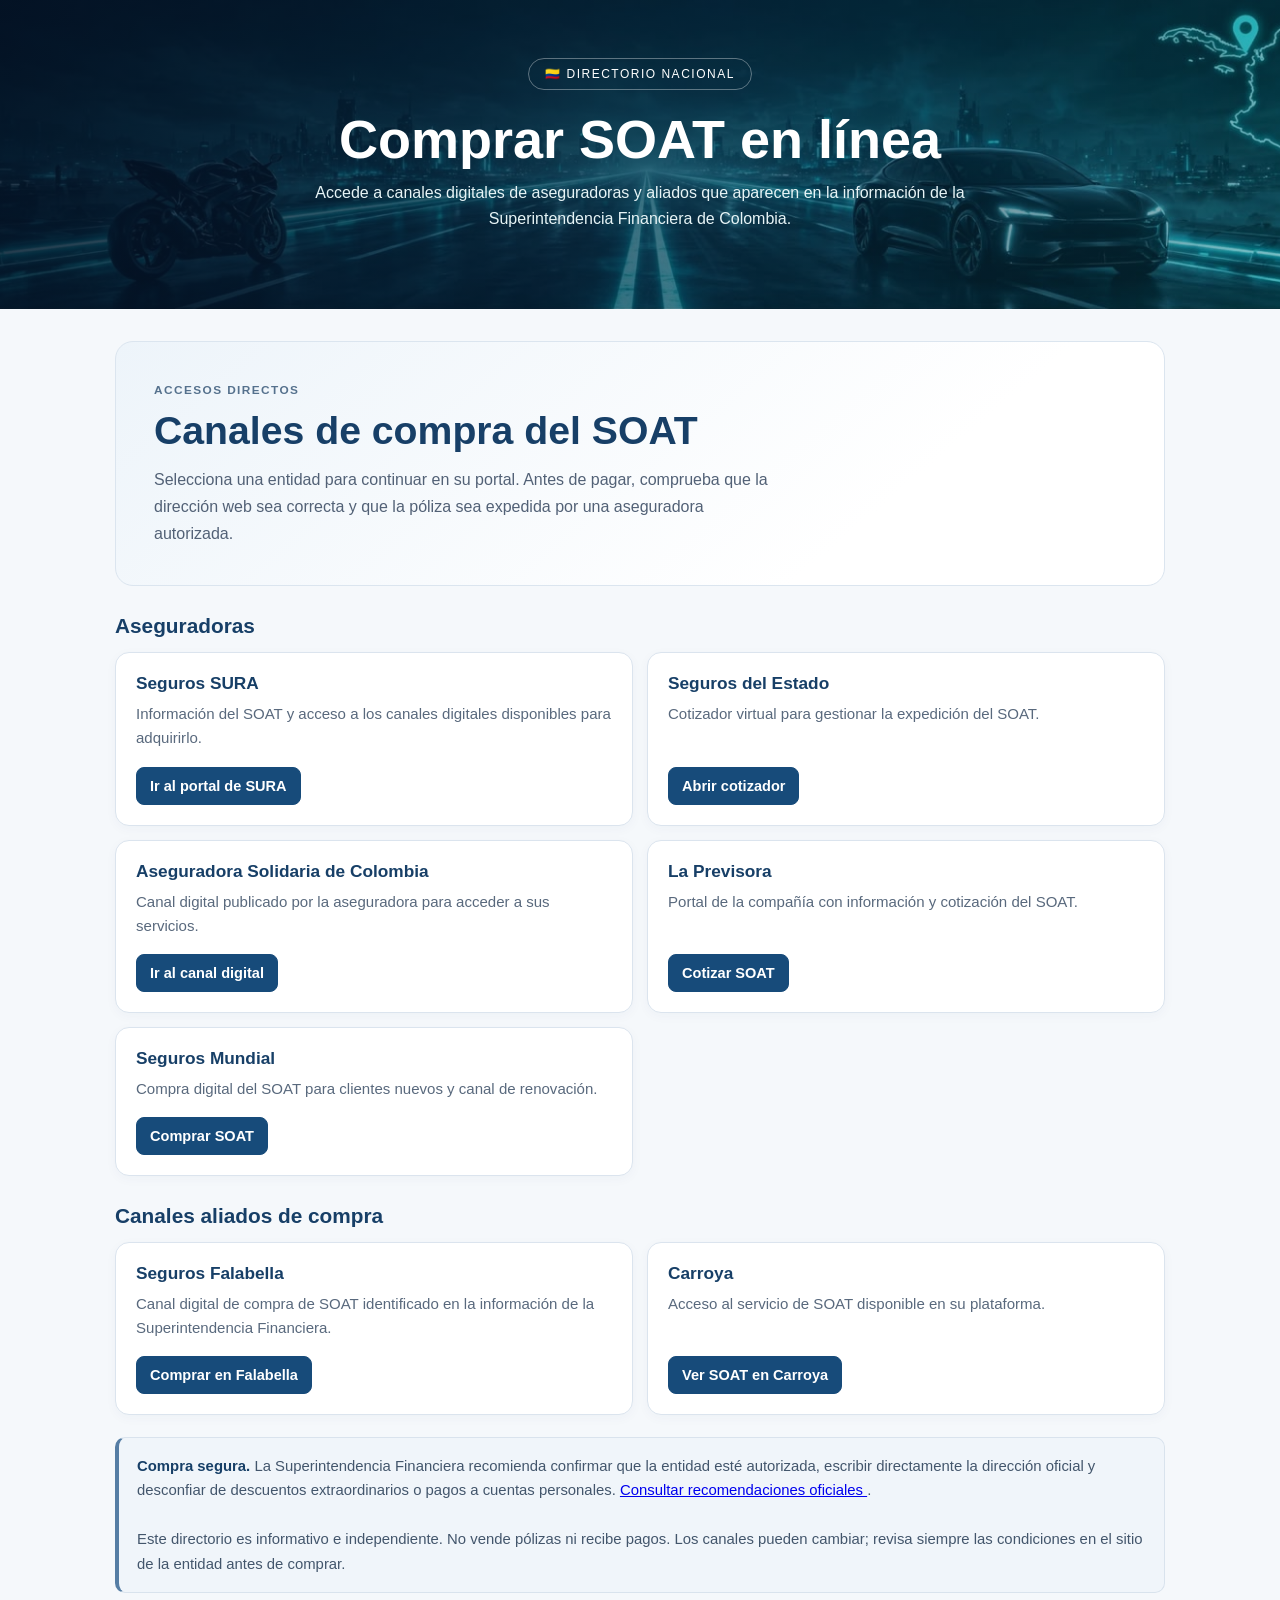
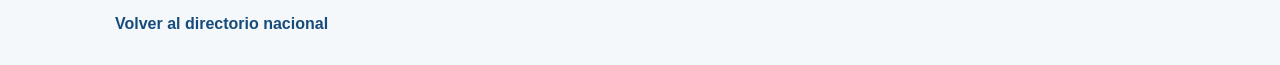
<file: soat.html>
<!DOCTYPE html>
<html lang="es">
<head>
  <meta charset="UTF-8">
  <meta name="viewport" content="width=device-width, initial-scale=1.0">
  <meta name="description" content="Directorio de canales digitales para comprar el SOAT en Colombia, con enlaces de aseguradoras y aliados publicados por fuentes oficiales.">
  <title>Comprar SOAT en línea | Impuesto Vehicular en Colombia</title>
  <link rel="stylesheet" href="css/estilos.css">
  <style>
    :root{color-scheme:light}
    body{background:#f5f8fb;color:#26364a}
    .soat-contenedor{width:calc(100% - 32px);max-width:1050px;margin:32px auto}
    .soat-encabezado{padding:clamp(22px,4vw,38px);border:1px solid #dbe5ef;border-radius:18px;background:linear-gradient(140deg,#edf4fa,#fff 72%)}
    .soat-etiqueta{display:inline-block;margin-bottom:10px;color:#55718d;font-size:.74rem;font-weight:750;letter-spacing:.12em}
    .soat-encabezado h1{margin:0 0 12px;color:#173f67;font-size:clamp(1.7rem,4vw,2.45rem);line-height:1.2}
    .soat-encabezado p{max-width:70ch;margin:0;color:#526176;font-size:1rem;line-height:1.7}
    .soat-seccion-titulo{margin:28px 0 14px;color:#173f67;font-size:1.3rem}
    .soat-lista{display:grid;grid-template-columns:repeat(2,minmax(0,1fr));gap:14px}
    .soat-tarjeta{display:flex;flex-direction:column;align-items:flex-start;min-width:0;padding:20px;border:1px solid #dbe4ee;border-radius:14px;background:#fff;box-shadow:0 3px 12px rgba(23,63,103,.035)}
    .soat-tarjeta h3{margin:0 0 8px;color:#173f67;font-size:1.08rem}
    .soat-tarjeta p{margin:0 0 16px;color:#59697d;font-size:.94rem;line-height:1.6}
    .soat-enlace{display:inline-flex;align-items:center;gap:8px;margin-top:auto;padding:10px 13px;border:1px solid #174b7a;border-radius:8px;background:#174b7a;color:#fff;text-decoration:none;font-weight:700;font-size:.91rem}
    .soat-enlace:hover,.soat-enlace:focus-visible{background:#10385c;outline:3px solid #c5d7e8;outline-offset:2px}
    .soat-aviso{margin-top:22px;padding:16px 18px;border:1px solid #d9e3ed;border-left:4px solid #557da4;border-radius:10px;background:#f0f5fa;color:#43566c;font-size:.93rem;line-height:1.65}
    .soat-aviso strong{color:#173f67}
    .soat-volver{display:inline-flex;margin-top:22px;color:#174b7a;font-weight:700;text-decoration:none}
    .soat-volver:hover{text-decoration:underline}
    @media(max-width:650px){.soat-contenedor{width:calc(100% - 24px);margin:18px auto}.soat-lista{grid-template-columns:1fr;gap:10px}.soat-tarjeta{padding:16px}.soat-encabezado{padding:21px 18px;border-radius:14px}}
  </style>

<!-- Google Analytics 4 -->
<script async src="https://www.googletagmanager.com/gtag/js?id=G-MXK51Y9C6W"></script>
<script>
  window.dataLayer = window.dataLayer || [];
  function gtag(){dataLayer.push(arguments);}
  gtag('js', new Date());
  gtag('config', 'G-MXK51Y9C6W');
</script>
</head>
<body>
  <header class="hero">
    <div class="hero-content">
      <span class="badge">🇨🇴 DIRECTORIO NACIONAL</span>
      <h1>Comprar SOAT en línea</h1>
      <p>Accede a canales digitales de aseguradoras y aliados que aparecen en la información de la Superintendencia Financiera de Colombia.</p>
    </div>
  </header>
  <main class="soat-contenedor">
    <section class="soat-encabezado" aria-labelledby="titulo-soat">
      <span class="soat-etiqueta">ACCESOS DIRECTOS</span>
      <h1 id="titulo-soat">Canales de compra del SOAT</h1>
      <p>Selecciona una entidad para continuar en su portal. Antes de pagar, comprueba que la dirección web sea correcta y que la póliza sea expedida por una aseguradora autorizada.</p>
    </section>

    <h2 class="soat-seccion-titulo">Aseguradoras</h2>
    <section class="soat-lista" aria-label="Canales digitales de aseguradoras">
      <article class="soat-tarjeta">
        <h3>Seguros SURA</h3>
        <p>Información del SOAT y acceso a los canales digitales disponibles para adquirirlo.</p>
        <a class="soat-enlace" href="https://www.sura.co/seguros/personas/movilidad/soat" target="_blank" rel="noopener noreferrer">Ir al portal de SURA </a>
      </article>
      <article class="soat-tarjeta">
        <h3>Seguros del Estado</h3>
        <p>Cotizador virtual para gestionar la expedición del SOAT.</p>
        <a class="soat-enlace" href="https://cotizadorsoat.segurosdelestado.com/CotizadorSoat/EmisionContenedor.html" target="_blank" rel="noopener noreferrer">Abrir cotizador </a>
      </article>
      <article class="soat-tarjeta">
        <h3>Aseguradora Solidaria de Colombia</h3>
        <p>Canal digital publicado por la aseguradora para acceder a sus servicios.</p>
        <a class="soat-enlace" href="https://www.solidaria.com.co/WA_DigitalClient/#/login" target="_blank" rel="noopener noreferrer">Ir al canal digital </a>
      </article>
      <article class="soat-tarjeta">
        <h3>La Previsora</h3>
        <p>Portal de la compañía con información y cotización del SOAT.</p>
        <a class="soat-enlace" href="https://www.previsora.gov.co/cotizar-soat1" target="_blank" rel="noopener noreferrer">Cotizar SOAT </a>
      </article>
      <article class="soat-tarjeta">
        <h3>Seguros Mundial</h3>
        <p>Compra digital del SOAT para clientes nuevos y canal de renovación.</p>
        <a class="soat-enlace" href="https://soatmundial.com.co/" target="_blank" rel="noopener noreferrer">Comprar SOAT </a>
      </article>
    </section>

    <h2 class="soat-seccion-titulo">Canales aliados de compra</h2>
    <section class="soat-lista" aria-label="Aliados digitales para comprar SOAT">
      <article class="soat-tarjeta">
        <h3>Seguros Falabella</h3>
        <p>Canal digital de compra de SOAT identificado en la información de la Superintendencia Financiera.</p>
        <a class="soat-enlace" href="https://soat.segurosfalabella.com.co/sale/step0" target="_blank" rel="noopener noreferrer">Comprar en Falabella </a>
      </article>
      <article class="soat-tarjeta">
        <h3>Carroya</h3>
        <p>Acceso al servicio de SOAT disponible en su plataforma.</p>
        <a class="soat-enlace" href="https://www.carroya.com/servicio/seguros-y-asistencias/soat" target="_blank" rel="noopener noreferrer">Ver SOAT en Carroya </a>
      </article>
    </section>

    <aside class="soat-aviso" role="note">
      <strong>Compra segura.</strong> La Superintendencia Financiera recomienda confirmar que la entidad esté autorizada, escribir directamente la dirección oficial y desconfiar de descuentos extraordinarios o pagos a cuentas personales. <a href="https://www.superfinanciera.gov.co/publicaciones/10116249/tips-para-identificar-fraudes-con-soat/" target="_blank" rel="noopener noreferrer">Consultar recomendaciones oficiales </a>.

      <br><br>Este directorio es informativo e independiente. No vende pólizas ni recibe pagos. Los canales pueden cambiar; revisa siempre las condiciones en el sitio de la entidad antes de comprar.
    </aside>
    <a class="soat-volver" href="index.html"> Volver al directorio nacional</a>
  </main>
</body>
</html>
</file>
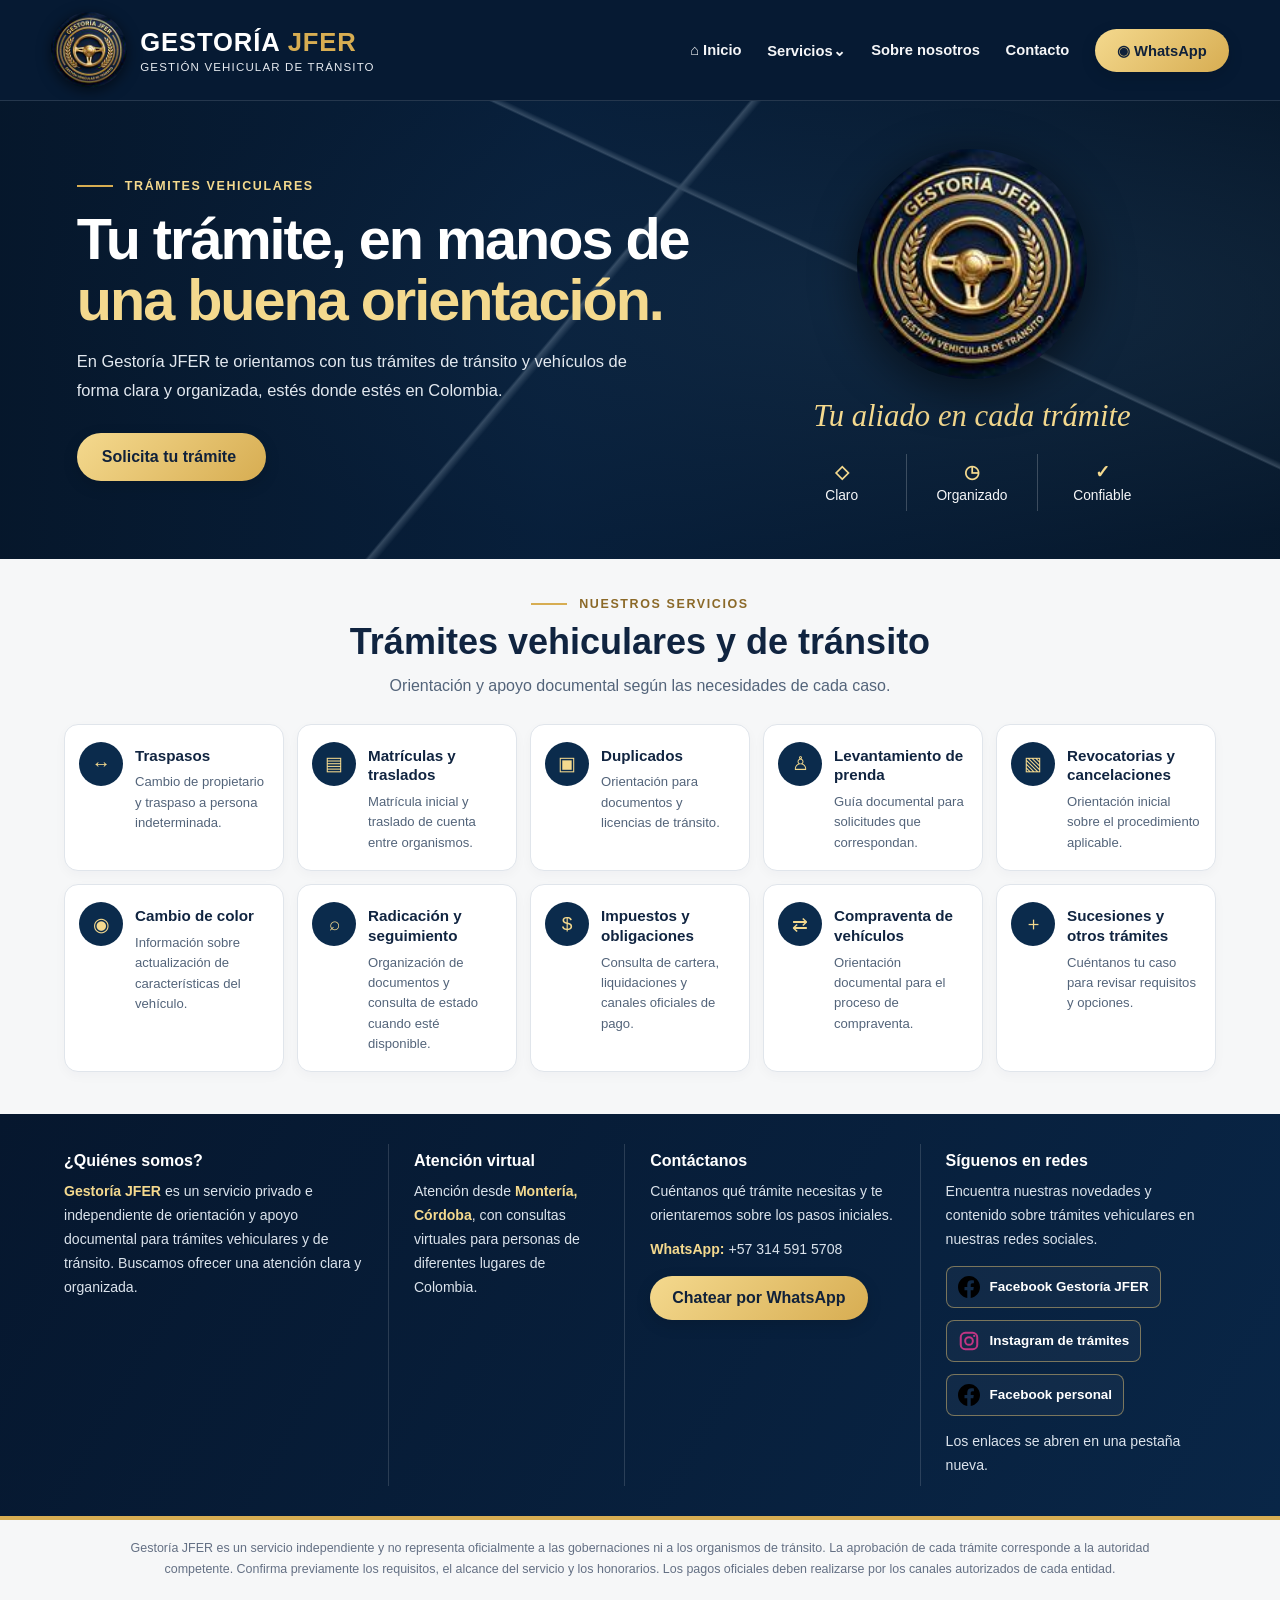
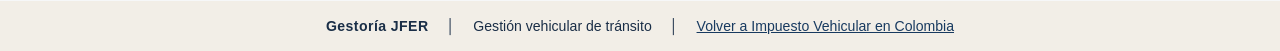
<file: tramites.html>
<!DOCTYPE html>
<html lang="es">
<head>
<meta charset="UTF-8">
<meta name="viewport" content="width=device-width, initial-scale=1.0">
<meta name="description" content="Gestoría JFER: orientación independiente para trámites vehiculares y de tránsito en Colombia.">
<meta name="theme-color" content="#061a33">
<title>Gestoría JFER | Gestión vehicular de tránsito</title>
<link rel="stylesheet" href="css/estilos.css">
<style>
:root{--jfer-navy:#061a33;--jfer-blue:#0b2b4c;--jfer-gold:#d7ad52;--jfer-gold-light:#f4d98e;--jfer-ink:#102440;--jfer-muted:#53647a;--jfer-paper:#f6f7f8}
*{box-sizing:border-box}
html{width:100%;overflow-x:hidden}body{margin:0!important;padding:0!important;width:100%;overflow-x:hidden;background:var(--jfer-paper);color:var(--jfer-ink);font-family:Arial,Helvetica,sans-serif}body:has(.jfer-site)>*{max-width:100%}.jfer-site,.jfer-site main{width:100%;max-width:100%;margin:0!important;padding-left:0!important;padding-right:0!important}
.jfer-site{overflow:hidden}
.jfer-nav{display:flex;align-items:center;justify-content:space-between;flex-wrap:wrap;gap:16px;padding:12px clamp(16px,4vw,56px);background:var(--jfer-navy);border-bottom:1px solid #ffffff20;color:white;width:100%;min-width:0}
.jfer-brand{display:flex;align-items:center;gap:13px;min-width:0;flex:1 1 300px;text-decoration:none;color:white}
.jfer-logo{display:block;width:76px;height:76px;flex:0 0 76px;object-fit:cover;border-radius:50%;filter:drop-shadow(0 3px 7px #0008)}
.jfer-brand-copy strong{display:block;font-size:clamp(1.15rem,2vw,1.8rem);letter-spacing:.035em}
.jfer-brand-copy strong span{color:var(--jfer-gold)}
.jfer-brand-copy small{display:block;margin-top:4px;color:#e6eaf0;font-size:.72rem;letter-spacing:.1em}
.jfer-navlinks{display:flex;align-items:center;justify-content:flex-end;flex-wrap:wrap;gap:clamp(12px,2vw,28px);min-width:0}
.jfer-navlinks a{color:#f5f6f8;text-decoration:none;font-size:.92rem;font-weight:700}
.jfer-navlinks a:hover{color:var(--jfer-gold-light)}
.jfer-pill{display:inline-flex;align-items:center;justify-content:center;gap:9px;border-radius:999px;padding:13px 22px;background:linear-gradient(135deg,var(--jfer-gold-light),var(--jfer-gold));color:#10213a!important;text-decoration:none;font-weight:800;box-shadow:0 5px 16px #0002}
.jfer-hero{position:relative;isolation:isolate;display:grid;grid-template-columns:minmax(0,1.15fr) minmax(0,.85fr);align-items:center;gap:clamp(20px,3vw,40px);min-height:355px;padding:48px clamp(20px,6vw,88px);width:100%;min-width:0;background:linear-gradient(90deg,#06172beF 0%,#08203cde 43%,#07182ab5 100%),radial-gradient(ellipse at 70% 45%,#31516d,#061a33 70%);color:white}
.jfer-hero:before{content:"";position:absolute;inset:0;z-index:-1;opacity:.25;background:linear-gradient(130deg,transparent 45%,#b4c6d6 45.2%,transparent 45.8%),linear-gradient(25deg,transparent 65%,#b4c6d6 65.2%,transparent 65.8%)}
.jfer-kicker{display:flex;align-items:center;gap:12px;color:var(--jfer-gold-light);font-size:.78rem;font-weight:800;letter-spacing:.13em;text-transform:uppercase}
.jfer-kicker:before{content:"";width:36px;height:2px;background:var(--jfer-gold)}
.jfer-hero h1{max-width:620px;margin:16px 0 14px;color:#fff;font-size:clamp(2.2rem,5vw,3.6rem);line-height:1.06;letter-spacing:-.035em}
.jfer-hero h1 span{color:var(--jfer-gold-light)}
.jfer-hero p{max-width:560px;color:#e3e9f0;font-size:1.03rem;line-height:1.75}
.jfer-hero .jfer-pill{margin-top:12px;padding:15px 25px}
.jfer-hero-emblem{display:flex;flex-direction:column;align-items:center;gap:20px;text-align:center}
.jfer-hero-emblem .jfer-logo{display:block;width:min(230px,55vw);height:auto;aspect-ratio:1;max-width:100%;object-fit:cover;border-radius:50%;filter:drop-shadow(0 10px 22px #0008)}
.jfer-slogan{color:var(--jfer-gold-light);font-family:Georgia,serif;font-style:italic;font-size:clamp(1.35rem,2.4vw,2rem)}
.jfer-values{display:flex;justify-content:center;gap:0;width:100%;max-width:390px}
.jfer-values span{flex:1;padding:8px 10px;border-right:1px solid #ffffff35;color:#f5f6f8;font-size:.86rem}
.jfer-values span:last-child{border:0}
.jfer-values b{display:block;margin-bottom:5px;color:var(--jfer-gold-light);font-size:1.1rem}
.jfer-services{max-width:1440px;margin:auto;padding:38px max(5vw,20px) 42px}
.jfer-section-heading{text-align:center;margin:0 auto 25px}
.jfer-section-heading .jfer-kicker{justify-content:center;color:#8b6928}
.jfer-section-heading .jfer-kicker:before{background:var(--jfer-gold)}
.jfer-section-heading h2{margin:10px 0;color:var(--jfer-ink);font-size:clamp(1.65rem,3vw,2.25rem)}
.jfer-section-heading p{margin:0;color:var(--jfer-muted);line-height:1.6}
.jfer-grid{display:grid;grid-template-columns:repeat(5,minmax(0,1fr));gap:13px}
.jfer-card{display:flex;gap:12px;min-height:122px;padding:17px 14px;border:1px solid #e0e5eb;border-radius:14px;background:#fff;box-shadow:0 4px 12px #142d4508;transition:transform .18s ease,border-color .18s ease}
.jfer-card:hover{transform:translateY(-3px);border-color:#d6b86f}
.jfer-card-icon{display:flex;align-items:center;justify-content:center;flex:0 0 44px;width:44px;height:44px;border-radius:50%;background:var(--jfer-blue);color:var(--jfer-gold-light);font-size:1.2rem}
.jfer-card h3{margin:4px 0 7px;color:var(--jfer-ink);font-size:.95rem;line-height:1.3}
.jfer-card p{margin:0;color:var(--jfer-muted);font-size:.82rem;line-height:1.55}
.jfer-bottom{display:grid;grid-template-columns:1.1fr .8fr 1fr 1fr;gap:0;padding:30px max(5vw,20px);background:linear-gradient(120deg,#06172e,#092647);color:#f2f5f8;border-bottom:4px solid var(--jfer-gold)}
.jfer-bottom section{padding:8px 25px;border-right:1px solid #ffffff24}
.jfer-bottom section:first-child{padding-left:0}
.jfer-bottom section:last-child{border:0;padding-right:0}
.jfer-bottom h2{margin:0 0 10px;color:#fff;font-size:1rem}
.jfer-bottom p{margin:0;color:#dbe3ec;font-size:.88rem;line-height:1.7}
.jfer-bottom strong{color:var(--jfer-gold-light)}
.jfer-socials{display:flex;flex-wrap:wrap;gap:12px;margin:14px 0}
.jfer-socials a{color:#fff;text-decoration:none;font-weight:700;font-size:.88rem}
.jfer-socials a{display:inline-flex;align-items:center;gap:6px;padding:9px 11px;border:1px solid #d6b86f88;border-radius:8px;background:#ffffff0a;color:#fff;text-decoration:none;font-weight:700;font-size:.84rem;line-height:1.35}.jfer-socials a:hover,.jfer-socials a:focus-visible{background:#ffffff18;border-color:var(--jfer-gold-light);color:var(--jfer-gold-light);outline:2px solid #f4d98e44;outline-offset:2px}
.jfer-footer{display:flex;justify-content:center;align-items:center;gap:18px;flex-wrap:wrap;padding:17px 20px;background:#f2eee7;color:#1a2e47;text-align:center;font-size:.88rem}
.jfer-footer strong{letter-spacing:.03em}
.jfer-disclaimer{max-width:1100px;margin:18px auto 0;padding:0 20px 22px;color:#647084;font-size:.78rem;line-height:1.65;text-align:center}
.jfer-mobile-menu{display:none}
@media(max-width:1050px){.jfer-grid{grid-template-columns:repeat(3,minmax(0,1fr))}.jfer-bottom{grid-template-columns:repeat(2,minmax(0,1fr));row-gap:18px}.jfer-bottom section:nth-child(2){border:0}.jfer-bottom section:nth-child(3){padding-left:0}.jfer-bottom section:first-child{padding-left:0}}
@media(max-width:700px){.jfer-nav{align-items:center;gap:12px;padding:12px 16px}.jfer-navlinks{flex:1 1 100%;justify-content:space-between}.jfer-logo{width:58px;height:58px;flex-basis:58px}.jfer-brand-copy small{font-size:.58rem;letter-spacing:.04em}.jfer-navlinks{gap:12px;flex-wrap:wrap;justify-content:flex-end}.jfer-navlinks a:not(.jfer-pill){display:none}.jfer-navlinks .jfer-pill{padding:10px 13px;font-size:.8rem}.jfer-hero{grid-template-columns:1fr;padding:36px 22px;gap:30px}.jfer-hero-emblem{display:grid;grid-template-columns:90px 1fr;gap:14px;text-align:left}.jfer-hero-emblem .jfer-logo{width:90px}.jfer-slogan{font-size:1.25rem}.jfer-values{grid-column:1/-1}.jfer-grid{grid-template-columns:repeat(2,minmax(0,1fr));gap:10px}.jfer-card{display:block;padding:14px;min-height:0}.jfer-card-icon{margin-bottom:10px}.jfer-card h3{font-size:.9rem}.jfer-card p{font-size:.8rem}.jfer-bottom{grid-template-columns:1fr;padding:22px}.jfer-bottom section,.jfer-bottom section:first-child,.jfer-bottom section:nth-child(3),.jfer-bottom section:last-child{padding:16px 0;border-right:0;border-bottom:1px solid #ffffff24}.jfer-bottom section:last-child{border-bottom:0}.jfer-section-heading p{font-size:.9rem}}
@media(max-width:390px){.jfer-navlinks{justify-content:flex-start}.jfer-navlinks .jfer-pill{margin-left:auto}.jfer-grid{grid-template-columns:1fr}.jfer-card{display:flex}.jfer-card-icon{margin-bottom:0}.jfer-brand-copy strong{font-size:1rem}}

.jfer-socials a{display:inline-flex;align-items:center;gap:10px}.jfer-social-icon{width:22px;height:22px;flex:0 0 22px;display:block}.jfer-facebook-icon{color:#1877F2}.jfer-instagram-icon{color:#C13584}.jfer-socials a span:nth-child(2){flex:1}
</style>

<!-- Google Analytics 4 -->
<script async src="https://www.googletagmanager.com/gtag/js?id=G-MXK51Y9C6W"></script>
<script>
  window.dataLayer = window.dataLayer || [];
  function gtag(){dataLayer.push(arguments);}
  gtag('js', new Date());
  gtag('config', 'G-MXK51Y9C6W');
</script>
</head>
<body>
<div class="jfer-site">
<header class="jfer-nav">
 <a class="jfer-brand" href="tramites.html" aria-label="Gestoría JFER, inicio">
  <img class="jfer-logo" src="assets/logo-jfer.jpg" alt="Logo oficial de Gestoría JFER" width="160" height="160">
  <span class="jfer-brand-copy"><strong>GESTORÍA <span>JFER</span></strong><small>GESTIÓN VEHICULAR DE TRÁNSITO</small></span>
 </a>
 <nav class="jfer-navlinks" aria-label="Navegación principal">
  <a href="#inicio">⌂ Inicio</a><a href="#servicios">Servicios⌄</a><a href="#nosotros">Sobre nosotros</a><a href="#contacto">Contacto</a>
  <a class="jfer-pill" href="https://wa.me/573145915708?text=Hola%2C%20quiero%20informaci%C3%B3n%20sobre%20un%20tr%C3%A1mite%20vehicular." target="_blank" rel="noopener noreferrer">◉ WhatsApp</a>
 </nav>
</header>
<main>
<section class="jfer-hero" id="inicio">
 <div>
  <span class="jfer-kicker">Trámites vehiculares</span>
  <h1>Tu trámite, en manos de <span>una buena orientación.</span></h1>
  <p>En Gestoría JFER te orientamos con tus trámites de tránsito y vehículos de forma clara y organizada, estés donde estés en Colombia.</p>
  <a class="jfer-pill" href="#contacto"> Solicita tu trámite&nbsp; </a>
 </div>
 <div class="jfer-hero-emblem">
  <img class="jfer-logo" src="assets/logo-jfer.jpg" alt="Logo oficial de Gestoría JFER" width="160" height="160">
  <div class="jfer-slogan">Tu aliado en cada trámite</div>
  <div class="jfer-values"><span><b>◇</b>Claro</span><span><b>◷</b>Organizado</span><span><b>✓</b>Confiable</span></div>
 </div>
</section>
<section class="jfer-services" id="servicios">
 <div class="jfer-section-heading"><span class="jfer-kicker">Nuestros servicios</span><h2>Trámites vehiculares y de tránsito</h2><p>Orientación y apoyo documental según las necesidades de cada caso.</p></div>
 <div class="jfer-grid">
  <article class="jfer-card"><span class="jfer-card-icon">↔</span><div><h3>Traspasos</h3><p>Cambio de propietario y traspaso a persona indeterminada.</p></div></article>
  <article class="jfer-card"><span class="jfer-card-icon">▤</span><div><h3>Matrículas y traslados</h3><p>Matrícula inicial y traslado de cuenta entre organismos.</p></div></article>
  <article class="jfer-card"><span class="jfer-card-icon">▣</span><div><h3>Duplicados</h3><p>Orientación para documentos y licencias de tránsito.</p></div></article>
  <article class="jfer-card"><span class="jfer-card-icon">♙</span><div><h3>Levantamiento de prenda</h3><p>Guía documental para solicitudes que correspondan.</p></div></article>
  <article class="jfer-card"><span class="jfer-card-icon">▧</span><div><h3>Revocatorias y cancelaciones</h3><p>Orientación inicial sobre el procedimiento aplicable.</p></div></article>
  <article class="jfer-card"><span class="jfer-card-icon">◉</span><div><h3>Cambio de color</h3><p>Información sobre actualización de características del vehículo.</p></div></article>
  <article class="jfer-card"><span class="jfer-card-icon">⌕</span><div><h3>Radicación y seguimiento</h3><p>Organización de documentos y consulta de estado cuando esté disponible.</p></div></article>
  <article class="jfer-card"><span class="jfer-card-icon">$</span><div><h3>Impuestos y obligaciones</h3><p>Consulta de cartera, liquidaciones y canales oficiales de pago.</p></div></article>
  <article class="jfer-card"><span class="jfer-card-icon">⇄</span><div><h3>Compraventa de vehículos</h3><p>Orientación documental para el proceso de compraventa.</p></div></article>
  <article class="jfer-card"><span class="jfer-card-icon">＋</span><div><h3>Sucesiones y otros trámites</h3><p>Cuéntanos tu caso para revisar requisitos y opciones.</p></div></article>
 </div>
</section>
<section class="jfer-bottom">
 <section id="nosotros"><h2>¿Quiénes somos?</h2><p><strong>Gestoría JFER</strong> es un servicio privado e independiente de orientación y apoyo documental para trámites vehiculares y de tránsito. Buscamos ofrecer una atención clara y organizada.</p></section>
 <section><h2>Atención virtual</h2><p>Atención desde <strong>Montería, Córdoba</strong>, con consultas virtuales para personas de diferentes lugares de Colombia.</p></section>
 <section id="contacto"><h2>Contáctanos</h2><p>Cuéntanos qué trámite necesitas y te orientaremos sobre los pasos iniciales.</p><p style="margin-top:10px"><strong>WhatsApp:</strong> +57 314 591 5708</p><div style="margin-top:14px"><a class="jfer-pill" href="https://wa.me/573145915708?text=Hola%2C%20quiero%20informaci%C3%B3n%20sobre%20un%20tr%C3%A1mite%20vehicular." target="_blank" rel="noopener noreferrer">Chatear por WhatsApp </a></div></section>
 <section><h2>Síguenos en redes</h2><p>Encuentra nuestras novedades y contenido sobre trámites vehiculares en nuestras redes sociales.</p><div class="jfer-socials"><a href="https://www.facebook.com/share/1BrKkXXGJp/?mibextid=wwXIfr" target="_blank" rel="noopener noreferrer" aria-label="Facebook de Gestoría JFER"><svg class="jfer-social-icon jfer-facebook-icon" viewBox="0 0 24 24" aria-hidden="true"><path d="M24 12.073C24 5.405 18.627 0 12 0S0 5.405 0 12.073c0 6.02 4.388 11.018 10.125 11.927v-8.437H7.078v-3.49h3.047V9.41c0-3.025 1.792-4.697 4.533-4.697 1.312 0 2.686.236 2.686.236v2.97h-1.513c-1.49 0-1.956.93-1.956 1.884v2.26h3.328l-.532 3.49h-2.796V24C19.612 23.091 24 18.093 24 12.073z"/></svg><span>Facebook Gestoría JFER</span></a><a href="https://instagram.com/getoria_jfer?rpxt=MXF6ZG9vbGlvaDJteQ%3D%3D&amp;utm_source=qr" target="_blank" rel="noopener noreferrer" aria-label="Instagram de Gestoría JFER"><svg class="jfer-social-icon jfer-instagram-icon" viewBox="0 0 24 24" aria-hidden="true"><rect x="3" y="3" width="18" height="18" rx="5" fill="none" stroke="currentColor" stroke-width="2.2"/><circle cx="12" cy="12" r="4.2" fill="none" stroke="currentColor" stroke-width="2.2"/><circle cx="17.7" cy="6.5" r="1.25" fill="currentColor"/></svg><span>Instagram de trámites</span></a><a href="https://www.facebook.com/share/19rFJuZjQe/?mibextid=wwXIfr" target="_blank" rel="noopener noreferrer" aria-label="Facebook personal"><svg class="jfer-social-icon jfer-facebook-icon" viewBox="0 0 24 24" aria-hidden="true"><path d="M24 12.073C24 5.405 18.627 0 12 0S0 5.405 0 12.073c0 6.02 4.388 11.018 10.125 11.927v-8.437H7.078v-3.49h3.047V9.41c0-3.025 1.792-4.697 4.533-4.697 1.312 0 2.686.236 2.686.236v2.97h-1.513c-1.49 0-1.956.93-1.956 1.884v2.26h3.328l-.532 3.49h-2.796V24C19.612 23.091 24 18.093 24 12.073z"/></svg><span>Facebook personal</span></a></div><p>Los enlaces se abren en una pestaña nueva.</p></section>
</section>
<p class="jfer-disclaimer">Gestoría JFER es un servicio independiente y no representa oficialmente a las gobernaciones ni a los organismos de tránsito. La aprobación de cada trámite corresponde a la autoridad competente. Confirma previamente los requisitos, el alcance del servicio y los honorarios. Los pagos oficiales deben realizarse por los canales autorizados de cada entidad.</p>
</main>
<footer class="jfer-footer"><strong>Gestoría JFER</strong><span>│</span><span>Gestión vehicular de tránsito</span><span>│</span><a href="index.html" style="color:#183a60">Volver a Impuesto Vehicular en Colombia</a></footer>
</div>
</body>
</html>
</file>
<file: css/estilos.css>
/* =========================================================
   ESTILOS GENERALES
   ========================================================= */

* {
    box-sizing: border-box;
}

body {
    margin: 0;
    background: #f4f7fb;
    color: #172033;
    font-family: Arial, Helvetica, sans-serif;
}

/* =========================================================
   ENCABEZADO PRINCIPAL
   ========================================================= */

.hero {
    /* Banner alojado en GitHub: el texto HTML permanece por encima de la imagen. */
    background-image:
        linear-gradient(110deg, rgba(4, 18, 38, .86) 0%, rgba(5, 36, 61, .64) 52%, rgba(6, 89, 105, .38) 100%),
        url("../img/C19E4AF6-B55C-4055-94B4-4DA75BAF0FAA_0863A4F3-D811-4410-B0FB-36DECE90C6D2.jpeg");
    background-position: center;
    background-size: cover;
    background-repeat: no-repeat;
    color: #fff;
    padding: 58px 20px 76px;
    text-align: center;
}

.hero-content {
    max-width: 980px;
    margin: auto;
}

.badge {
    display: inline-block;
    padding: 8px 16px;
    border: 1px solid rgba(255, 255, 255, .35);
    border-radius: 30px;
    font-size: 12px;
    letter-spacing: 1.5px;
}

.hero h1 {
    margin: 18px 0 10px;
    font-size: clamp(30px, 5vw, 54px);
}

.hero p {
    max-width: 760px;
    margin: auto;
    line-height: 1.65;
    color: #e7f4f6;
}

/* =========================================================
   CONTENIDO INTRODUCTORIO Y BUSCADOR
   ========================================================= */

main {
    position: relative;
    z-index: 2;
    width: min(1200px, 92%);
    margin: -34px auto 50px;
}

.intro {
    background: #fff;
    border-radius: 20px;
    padding: 28px;
    text-align: center;
    box-shadow: 0 12px 35px rgba(20, 40, 70, .1);
}

.intro h2 {
    margin: 0 0 8px;
    font-size: 29px;
}

.intro p {
    margin-top: 0;
    color: #687386;
}

#buscador {
    width: min(620px, 100%);
    padding: 15px 18px;
    border: 1px solid #d7dee8;
    border-radius: 12px;
    font-size: 16px;
    outline: none;
}

#buscador:focus {
    border-color: #126e82;
    box-shadow: 0 0 0 3px rgba(18, 110, 130, .12);
}

.estadisticas {
    display: flex;
    justify-content: center;
    gap: 30px;
    margin-top: 20px;
    color: #687386;
    font-size: 14px;
}

.estadisticas strong {
    color: #126e82;
    font-size: 20px;
}

/* Aviso de seguridad; se conserva por compatibilidad con el HTML. */
.seguridad {
    display: flex;
    gap: 12px;
    align-items: center;
    margin: 18px 0 10px;
    padding: 15px 18px;
    background: #fff8e1;
    border: 1px solid #f1df9b;
    border-radius: 14px;
    color: #68580b;
    font-size: 14px;
}

.seguridad span {
    line-height: 1.5;
}

/* =========================================================
   FILTROS Y TARJETAS DE DEPARTAMENTOS
   ========================================================= */

.regiones {
    display: flex;
    gap: 8px;
    flex-wrap: wrap;
    justify-content: center;
    margin: 20px 0;
}

.filtro {
    border: 1px solid #d7dee8;
    background: #fff;
    color: #465268;
    padding: 9px 16px;
    border-radius: 25px;
    cursor: pointer;
    font-weight: bold;
}

.filtro:hover,
.activo-filtro {
    background: #126e82;
    color: #fff;
    border-color: #126e82;
}

/* Cuadrícula estable para las tarjetas del directorio. */
.grid {
    display: grid;
    grid-template-columns: repeat(4, minmax(0, 1fr));
    gap: 18px;
    align-items: stretch;
}

.card {
    position: relative;
    min-width: 0;
    background: #fff;
    border: 1px solid #e4e9f0;
    border-radius: 18px;
    padding: 21px 17px;
    text-align: center;
    box-shadow: 0 7px 20px rgba(20, 40, 70, .06);
    transition: .2s;
}

.card.activo:hover {
    transform: translateY(-5px);
    box-shadow: 0 14px 28px rgba(20, 40, 70, .12);
}

.escudo {
    width: 76px;
    height: 76px;
    margin: auto;
    display: flex;
    align-items: center;
    justify-content: center;
    border-radius: 18px;
    background: linear-gradient(145deg, #e8f4f6, #f7fbfc);
    color: #126e82;
    border: 1px solid #d9edf0;
    overflow: hidden;
    padding: 7px;
}

.escudo img {
    width: 100%;
    height: 100%;
    object-fit: contain;
    display: block;
}

.escudo b {
    font-size: 13px;
}

.region {
    margin-top: 13px;
    font-size: 11px;
    text-transform: uppercase;
    letter-spacing: 1px;
    color: #8993a4;
    font-weight: bold;
}

.card h3 {
    min-height: 42px;
    margin: 8px 0;
    font-size: 18px;
}

.estado {
    display: block;
    font-size: 13px;
    color: #687386;
    margin-bottom: 17px;
}

.activo .estado {
    color: #198754;
    font-weight: bold;
}

/* =========================================================
   BOTONES Y ESTADOS
   ========================================================= */

.boton {
    display: inline-block;
    width: 100%;
    padding: 12px 10px;
    border: 0;
    border-radius: 10px;
    background: #126e82;
    color: #fff;
    text-decoration: none;
    font-weight: bold;
    cursor: pointer;
}

.boton:hover {
    background: #0b5969;
}

.deshabilitado {
    background: #e9edf2;
    color: #8a94a3;
    cursor: not-allowed;
}

.acciones {
    display: grid;
    grid-template-columns: 1fr 1fr;
    gap: 7px;
}

.acciones .boton {
    font-size: 12px;
    padding: 10px 5px;
}

.boton.secundario {
    background: #eef4f6;
    color: #126e82;
    border: 1px solid #d5e5e9;
}

.boton.secundario:hover {
    background: #dceff2;
}

/* =========================================================
   SERVICIOS NACIONALES
   ========================================================= */

.servicios-nacionales {
    margin: 22px 0;
    background: #fff;
    border: 1px solid #e4e9f0;
    border-radius: 20px;
    padding: 24px;
    box-shadow: 0 7px 20px rgba(20, 40, 70, .06);
    display: flex;
    gap: 25px;
    align-items: center;
    justify-content: space-between;
}

.mini-badge {
    display: inline-block;
    font-size: 11px;
    letter-spacing: 1px;
    font-weight: bold;
    color: #126e82;
    background: #e8f4f6;
    border-radius: 20px;
    padding: 7px 11px;
}

.servicios-nacionales h2 {
    margin: 9px 0 4px;
    font-size: 23px;
}

.servicios-nacionales p {
    margin: 0;
    color: #687386;
    font-size: 14px;
}

.servicios-grid {
    display: grid;
    grid-template-columns: repeat(2, minmax(150px, 1fr));
    gap: 10px;
    min-width: 340px;
}

.servicio {
    display: flex;
    flex-direction: column;
    align-items: center;
    justify-content: center;
    gap: 5px;
    text-decoration: none;
    color: #172033;
    background: #f7fafc;
    border: 1px solid #e1e8ef;
    border-radius: 14px;
    padding: 14px 10px;
    text-align: center;
    transition: .2s;
}

.servicio:hover {
    transform: translateY(-3px);
    border-color: #126e82;
    background: #eef8fa;
}

.servicio span {
    font-size: 23px;
}

.servicio strong {
    font-size: 13px;
}

.servicio small {
    font-size: 11px;
    color: #7b8595;
}

/* =========================================================
   PIE DE PÁGINA Y ESTADOS DE BÚSQUEDA
   ========================================================= */

footer {
    text-align: center;
    padding: 30px 20px;
    color: #778195;
    font-size: 13px;
}

.sin-resultados {
    grid-column: 1 / -1;
    text-align: center;
    padding: 40px;
    color: #687386;
}

/* =========================================================
   DISEÑO RESPONSIVO
   ========================================================= */

@media (max-width: 950px) {
    .grid {
        grid-template-columns: repeat(3, minmax(0, 1fr));
    }
}

@media (max-width: 850px) {
    .servicios-nacionales {
        flex-direction: column;
        align-items: stretch;
    }

    .servicios-grid {
        min-width: 0;
        width: 100%;
    }
}

@media (max-width: 650px) {
    .hero {
        /* Versión vertical optimizada para pantallas de celular. */
        background-image:
            linear-gradient(110deg, rgba(4, 18, 38, .82) 0%, rgba(5, 36, 61, .60) 55%, rgba(6, 89, 105, .34) 100%),
            url("../img/fondo%20de%20cel.jpeg");
        background-position: center;
        background-size: cover;
        background-repeat: no-repeat;
        padding: 42px 18px 58px;
    }

    .hero h1 {
        font-size: 32px;
    }

    main {
        width: 94%;
        margin-top: -50px;
    }

    .grid {
        grid-template-columns: repeat(2, minmax(0, 1fr));
        gap: 12px;
    }

    .card {
        padding: 17px 9px;
    }

    .card h3 {
        font-size: 16px;
    }

    .estadisticas {
        gap: 15px;
    }

    .seguridad {
        align-items: flex-start;
        flex-direction: column;
    }
}

@media (max-width: 600px) {
    .servicios-grid {
        grid-template-columns: 1fr;
    }

    .acciones {
        grid-template-columns: 1fr 1fr;
    }

    .acciones .boton {
        font-size: 11px;
    }
}
</file>
